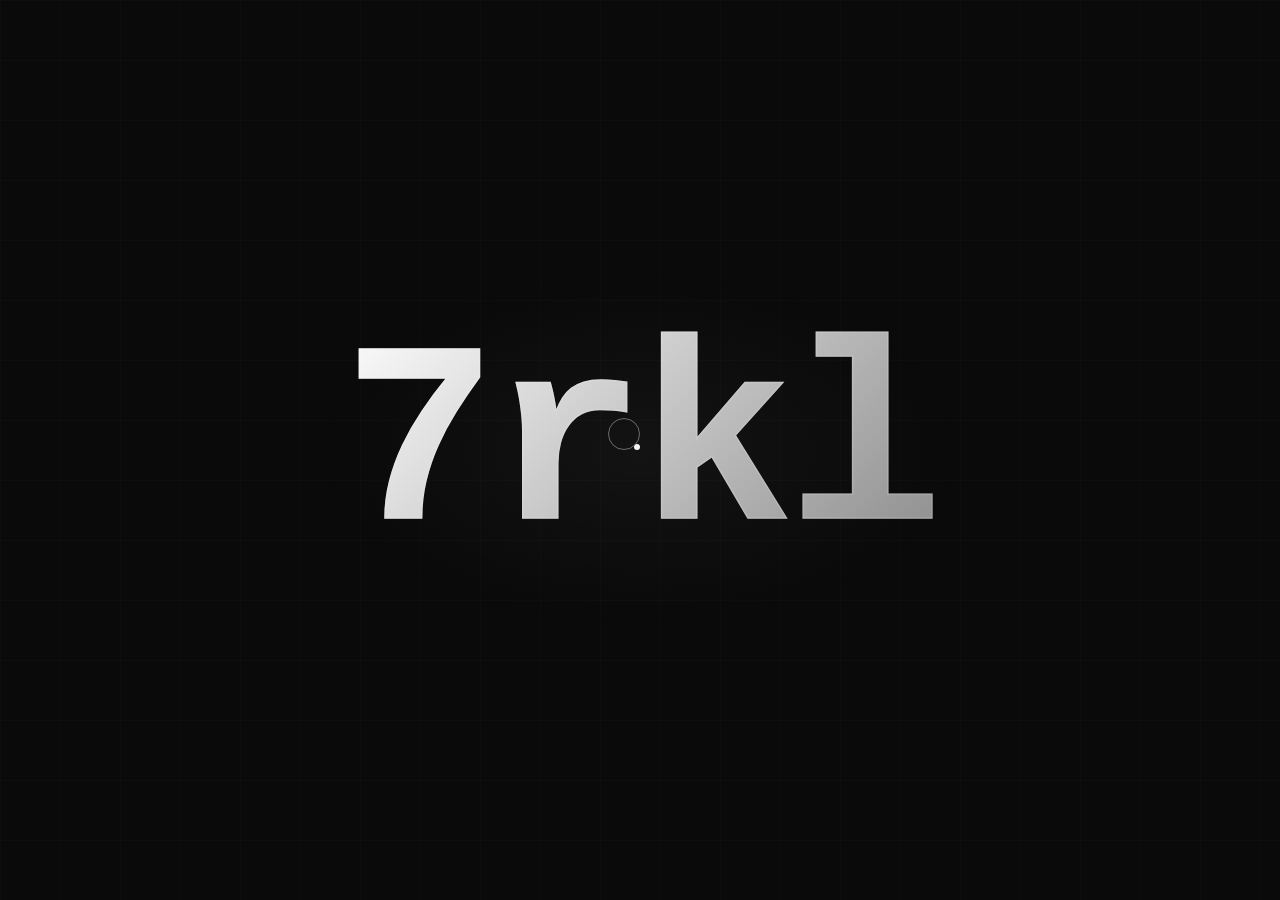
<file: index.html>
<!DOCTYPE html>
<html lang="en">
<head>
    <meta charset="utf-8">
    <title>7rkl</title>
    <meta name="viewport" content="width=device-width, initial-scale=1.0">
    <style>
        * {
            margin: 0;
            padding: 0;
            box-sizing: border-box;
        }

        body {
            background: #0a0a0a;
            display: flex;
            align-items: center;
            justify-content: center;
            min-height: 100vh;
            overflow: hidden;
            font-family: 'Courier New', monospace;
        }

        .container {
            position: relative;
            text-align: center;
        }

        .name {
            font-size: clamp(5rem, 20vw, 16rem);
            font-weight: 900;
            letter-spacing: -0.02em;
            color: transparent;
            -webkit-text-stroke: 1.5px rgba(255, 255, 255, 0.15);
            position: relative;
            user-select: none;
        }

        .name::before {
            content: '7rkl';
            position: absolute;
            inset: 0;
            background: linear-gradient(135deg, #fff 0%, #888 50%, #fff 100%);
            background-size: 200% 200%;
            -webkit-background-clip: text;
            background-clip: text;
            -webkit-text-fill-color: transparent;
            animation: shimmer 4s ease-in-out infinite;
        }

        @keyframes shimmer {
            0%   { background-position: 0% 50%; }
            50%  { background-position: 100% 50%; }
            100% { background-position: 0% 50%; }
        }

        .glow {
            position: absolute;
            inset: -40px;
            background: radial-gradient(ellipse at center, rgba(255,255,255,0.04) 0%, transparent 70%);
            pointer-events: none;
            animation: pulse 6s ease-in-out infinite;
        }

        @keyframes pulse {
            0%, 100% { opacity: 0.5; transform: scale(1); }
            50%       { opacity: 1;   transform: scale(1.05); }
        }

        .grid {
            position: fixed;
            inset: 0;
            background-image:
                linear-gradient(rgba(255,255,255,0.02) 1px, transparent 1px),
                linear-gradient(90deg, rgba(255,255,255,0.02) 1px, transparent 1px);
            background-size: 60px 60px;
            pointer-events: none;
        }

        .cursor-dot {
            position: fixed;
            width: 6px;
            height: 6px;
            background: #fff;
            border-radius: 50%;
            pointer-events: none;
            transform: translate(-50%, -50%);
            transition: transform 0.1s;
            mix-blend-mode: difference;
        }

        .cursor-ring {
            position: fixed;
            width: 32px;
            height: 32px;
            border: 1px solid rgba(255,255,255,0.4);
            border-radius: 50%;
            pointer-events: none;
            transform: translate(-50%, -50%);
            transition: left 0.12s ease, top 0.12s ease;
            mix-blend-mode: difference;
        }
    </style>
</head>
<body>
    <div class="grid"></div>
    <div class="cursor-dot" id="dot"></div>
    <div class="cursor-ring" id="ring"></div>

    <div class="container">
        <div class="glow"></div>
        <h1 class="name">7rkl</h1>
    </div>

    <script>
        const dot = document.getElementById('dot');
        const ring = document.getElementById('ring');

        document.addEventListener('mousemove', e => {
            dot.style.left = e.clientX + 'px';
            dot.style.top = e.clientY + 'px';
            ring.style.left = e.clientX + 'px';
            ring.style.top = e.clientY + 'px';
        });
    </script>
</body>
</html>
</file>
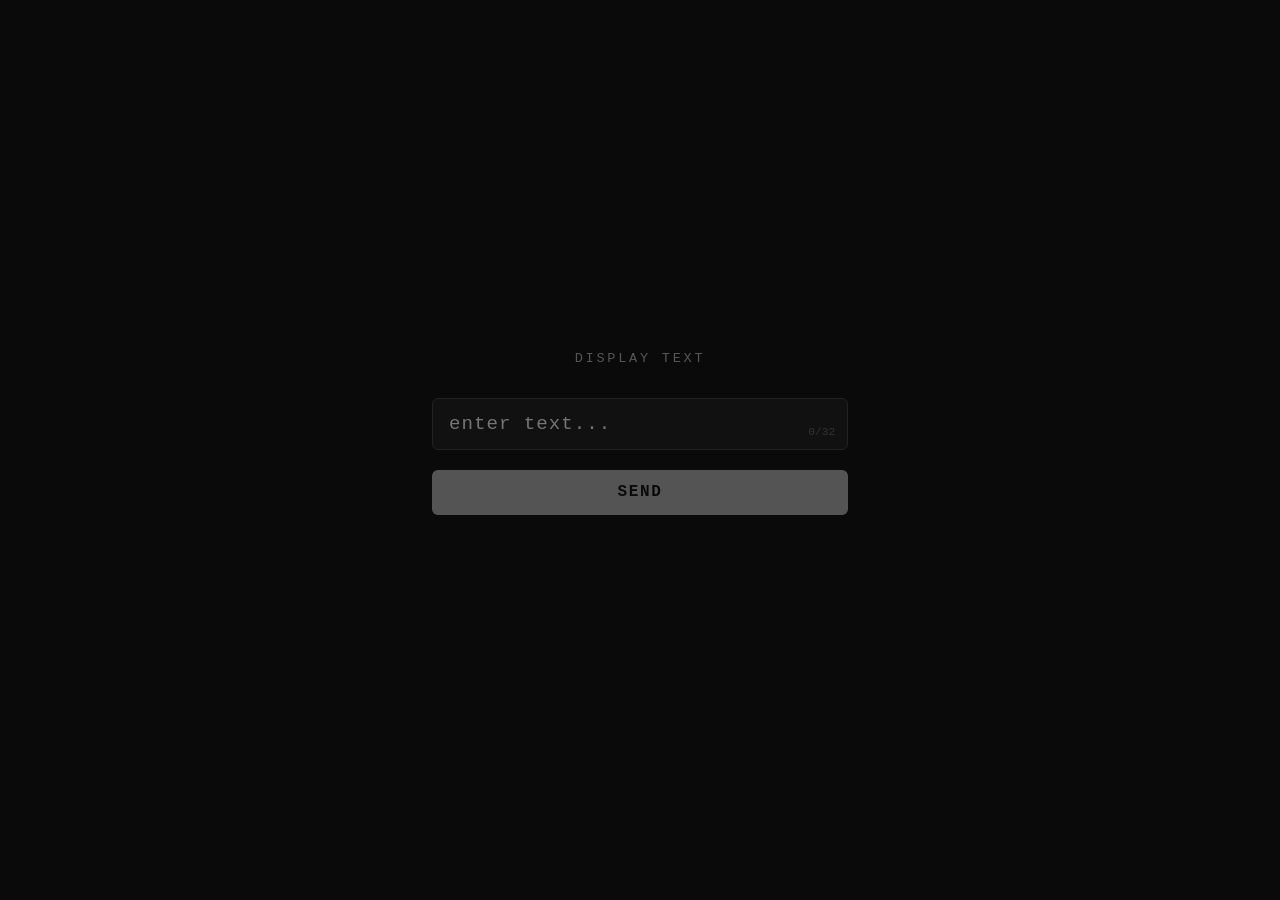
<file: 7rkl-display/index.html>
<!DOCTYPE html>
<html lang="en">
<head>
    <meta charset="utf-8">
    <title>7rkl / display</title>
    <meta name="viewport" content="width=device-width, initial-scale=1.0">
    <style>
        * {
            margin: 0;
            padding: 0;
            box-sizing: border-box;
        }

        body {
            background: #0a0a0a;
            display: flex;
            align-items: center;
            justify-content: center;
            min-height: 100vh;
            font-family: 'Courier New', monospace;
            color: #fff;
        }

        .container {
            text-align: center;
            width: 100%;
            max-width: 480px;
            padding: 2rem;
        }

        .label {
            font-size: 0.85rem;
            color: #555;
            letter-spacing: 0.2em;
            text-transform: uppercase;
            margin-bottom: 2rem;
        }

        .input-wrap {
            position: relative;
        }

        input[type="text"] {
            width: 100%;
            background: #111;
            border: 1px solid #222;
            border-radius: 6px;
            color: #fff;
            font-family: 'Courier New', monospace;
            font-size: 1.2rem;
            padding: 0.9rem 1rem;
            outline: none;
            transition: border-color 0.2s;
            letter-spacing: 0.05em;
        }

        input[type="text"]:focus {
            border-color: #444;
        }

        .counter {
            position: absolute;
            right: 0.8rem;
            bottom: 0.75rem;
            font-size: 0.7rem;
            color: #333;
            pointer-events: none;
            transition: color 0.2s;
        }

        .counter.near  { color: #888; }
        .counter.full  { color: #ff3333; }

        button {
            margin-top: 1.2rem;
            width: 100%;
            padding: 0.85rem;
            background: #fff;
            color: #0a0a0a;
            border: none;
            border-radius: 6px;
            font-family: 'Courier New', monospace;
            font-size: 1rem;
            font-weight: bold;
            letter-spacing: 0.1em;
            cursor: pointer;
            transition: background 0.2s, opacity 0.2s;
        }

        button:disabled {
            opacity: 0.3;
            cursor: not-allowed;
        }

        button:not(:disabled):hover {
            background: #ccc;
        }

        .status {
            margin-top: 1.2rem;
            font-size: 0.8rem;
            letter-spacing: 0.1em;
            min-height: 1.2em;
            transition: color 0.3s;
        }

        .status.ok  { color: #00ff88; }
        .status.err { color: #ff3333; }
        .status.pending { color: #555; }
    </style>
</head>
<body>
    <div class="container">
        <div class="label">display text</div>
        <div class="input-wrap">
            <input
                type="text"
                id="textInput"
                maxlength="32"
                placeholder="enter text..."
                autocomplete="off"
                spellcheck="false"
            >
            <span class="counter" id="counter">0/32</span>
        </div>
        <button id="sendBtn" disabled>SEND</button>
        <div class="status" id="status"></div>
    </div>

    <script>
        const input   = document.getElementById("textInput");
        const counter = document.getElementById("counter");
        const sendBtn = document.getElementById("sendBtn");
        const status  = document.getElementById("status");

        const ENDPOINT = "https://home-cce99-default-rtdb.firebaseio.com/7rkl/display/text.json?auth=BaMmC6ZUFOpew6gCCWnu9pZ70UBSwXg7BPrJzLnn";

        input.addEventListener("input", () => {
            const pos = input.selectionStart;
            const cleaned = input.value.replace(/[^\x20-\x7E]/g, "");
            if (cleaned !== input.value) {
                input.value = cleaned;
                input.setSelectionRange(pos - 1, pos - 1);
            }
            const len = input.value.length;
            counter.textContent = len + "/32";
            counter.className = "counter" + (len === 32 ? " full" : len >= 24 ? " near" : "");
            sendBtn.disabled = len === 0;
            status.textContent = "";
            status.className = "status";
        });

        sendBtn.addEventListener("click", async () => {
            const text = input.value.trim();
            if (!text) return;

            sendBtn.disabled = true;
            status.textContent = "sending...";
            status.className = "status pending";

            try {
                const res = await fetch(ENDPOINT, {
                    method: "PUT",
                    headers: { "Content-Type": "application/json" },
                    body: JSON.stringify(text),
                });

                if (!res.ok) throw new Error("HTTP " + res.status);

                status.textContent = "sent.";
                status.className = "status ok";
            } catch (e) {
                status.textContent = "failed: " + e.message;
                status.className = "status err";
            } finally {
                sendBtn.disabled = input.value.length === 0;
            }
        });
    </script>
</body>
</html>
</file>
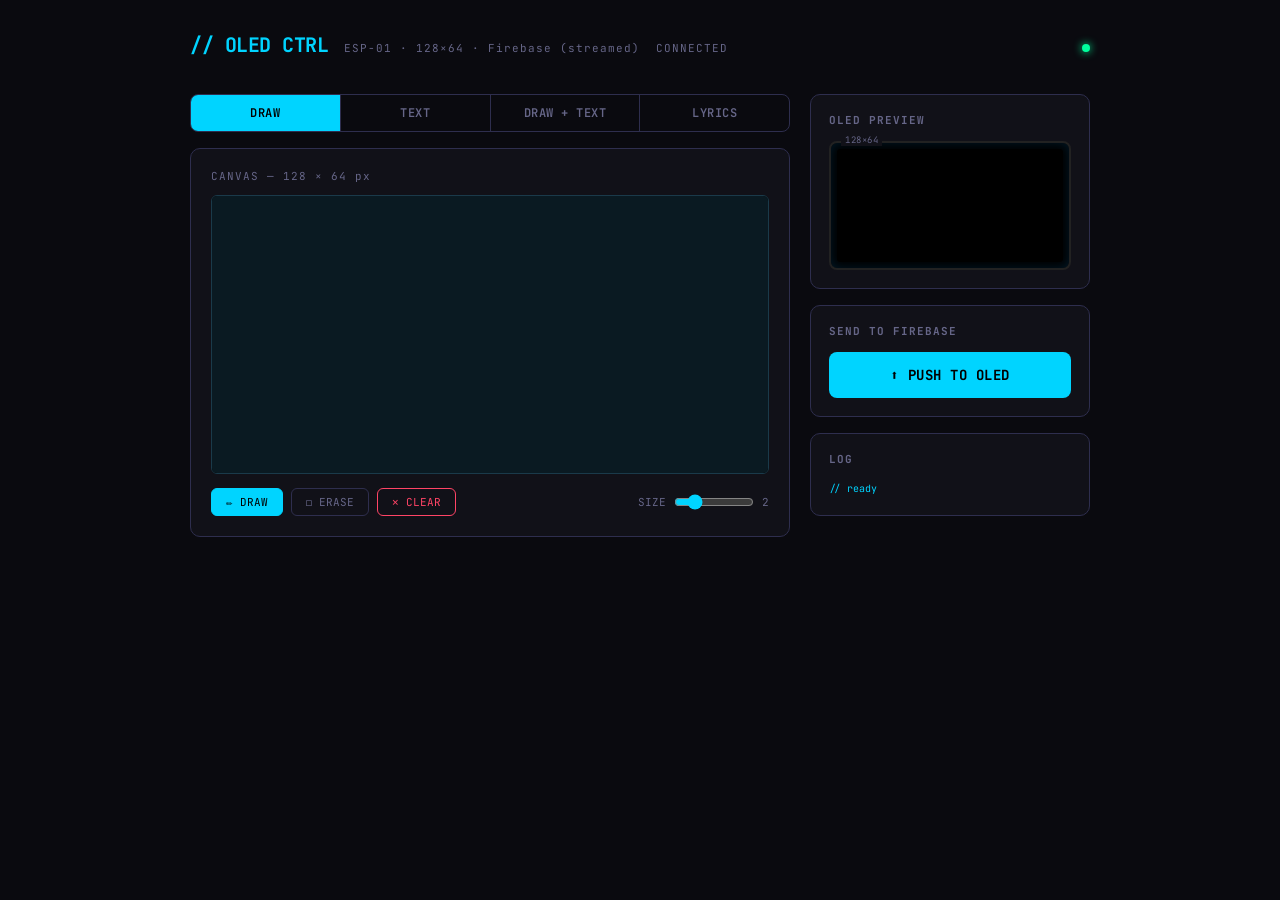
<file: 7rkl-oled/index.html>
<!DOCTYPE html>
<html lang="en">
<head>
<meta charset="UTF-8">
<meta name="viewport" content="width=device-width, initial-scale=1.0">
<title>OLED Controller</title>
<style>
  @import url('https://fonts.googleapis.com/css2?family=JetBrains+Mono:wght@400;600;700&family=Inter:wght@400;500;600&display=swap');

  *, *::before, *::after { box-sizing: border-box; margin: 0; padding: 0; }

  :root {
    --bg:        #0a0a0f;
    --surface:   #111118;
    --border:    #1e1e2e;
    --border-hi: #2e2e4e;
    --oled-bg:   #000000;
    --oled-px:   #a0e8ff;
    --oled-dim:  #0a1a22;
    --accent:    #00d4ff;
    --accent2:   #7c3aed;
    --danger:    #ff4466;
    --muted:     #444466;
    --text:      #c8c8e8;
    --text-dim:  #666688;
    --green:     #00ff9d;
  }

  body {
    background: var(--bg);
    color: var(--text);
    font-family: 'Inter', sans-serif;
    min-height: 100vh;
    display: flex;
    flex-direction: column;
    align-items: center;
    padding: 32px 16px 64px;
  }

  header {
    width: 100%;
    max-width: 900px;
    display: flex;
    align-items: baseline;
    gap: 16px;
    margin-bottom: 36px;
  }
  header h1 {
    font-family: 'JetBrains Mono', monospace;
    font-size: 20px;
    font-weight: 700;
    color: var(--accent);
    letter-spacing: -0.5px;
  }
  header span {
    font-family: 'JetBrains Mono', monospace;
    font-size: 11px;
    color: var(--text-dim);
    letter-spacing: 1px;
  }
  .status-dot {
    width: 8px; height: 8px;
    border-radius: 50%;
    background: var(--muted);
    display: inline-block;
    margin-left: auto;
    transition: background 0.3s, box-shadow 0.3s;
  }
  .status-dot.live {
    background: var(--green);
    box-shadow: 0 0 8px var(--green);
  }
  .status-dot.error { background: var(--danger); }

  .main {
    width: 100%;
    max-width: 900px;
    display: grid;
    grid-template-columns: 1fr 280px;
    gap: 20px;
    align-items: start;
  }

  .mode-tabs {
    display: flex;
    gap: 0;
    margin-bottom: 16px;
    border: 1px solid var(--border-hi);
    border-radius: 8px;
    overflow: hidden;
  }
  .mode-tab {
    flex: 1;
    padding: 10px 0;
    background: transparent;
    border: none;
    color: var(--text-dim);
    font-family: 'JetBrains Mono', monospace;
    font-size: 12px;
    font-weight: 600;
    cursor: pointer;
    transition: background 0.2s, color 0.2s;
    letter-spacing: 0.5px;
  }
  .mode-tab:not(:last-child) { border-right: 1px solid var(--border-hi); }
  .mode-tab.active {
    background: var(--accent);
    color: #000;
  }

  .canvas-wrap {
    background: var(--surface);
    border: 1px solid var(--border-hi);
    border-radius: 10px;
    padding: 20px;
  }

  .canvas-label {
    font-family: 'JetBrains Mono', monospace;
    font-size: 11px;
    color: var(--text-dim);
    letter-spacing: 1px;
    margin-bottom: 12px;
  }

  #pixel-canvas {
    display: block;
    width: 100%;
    aspect-ratio: 2 / 1;
    background: var(--oled-bg);
    border: 1px solid #1a3a4a;
    border-radius: 6px;
    cursor: crosshair;
    image-rendering: pixelated;
    touch-action: none;
  }

  #text-preview-wrap {
    margin-top: 12px;
    background: var(--oled-bg);
    border: 1px solid #1a3a4a;
    border-radius: 6px;
    padding: 10px 12px;
    display: none;
  }
  #text-preview-wrap.visible { display: block; }
  .preview-label {
    font-family: 'JetBrains Mono', monospace;
    font-size: 10px;
    color: var(--text-dim);
    margin-bottom: 6px;
    letter-spacing: 0.5px;
  }
  .marquee-mask {
    overflow: hidden;
    white-space: nowrap;
    min-height: 20px;
  }
  #text-preview {
    display: inline-block;
    font-family: 'JetBrains Mono', monospace;
    font-size: 14px;
    color: var(--oled-px);
    text-shadow: 0 0 6px var(--oled-px);
    will-change: transform;
  }
  #text-preview.scrolling {
    animation: marquee-anim linear infinite;
  }
  @keyframes marquee-anim {
    from { transform: translateX(100%); }
    to   { transform: translateX(-100%); }
  }

  .canvas-toolbar {
    display: flex;
    gap: 8px;
    margin-top: 14px;
    flex-wrap: wrap;
  }
  .tool-btn {
    padding: 6px 14px;
    background: transparent;
    border: 1px solid var(--border-hi);
    border-radius: 6px;
    color: var(--text-dim);
    font-family: 'JetBrains Mono', monospace;
    font-size: 11px;
    cursor: pointer;
    transition: all 0.15s;
  }
  .tool-btn:hover { border-color: var(--accent); color: var(--accent); }
  .tool-btn.active { background: var(--accent); color: #000; border-color: var(--accent); }
  .tool-btn.danger { border-color: var(--danger); color: var(--danger); }
  .tool-btn.danger:hover { background: var(--danger); color: #fff; }

  .brush-wrap {
    display: flex;
    align-items: center;
    gap: 8px;
    margin-left: auto;
  }
  .brush-wrap label {
    font-family: 'JetBrains Mono', monospace;
    font-size: 11px;
    color: var(--text-dim);
  }
  .brush-wrap input[type=range] {
    width: 80px;
    accent-color: var(--accent);
  }

  .right-panel {
    display: flex;
    flex-direction: column;
    gap: 16px;
  }

  .panel-card {
    background: var(--surface);
    border: 1px solid var(--border-hi);
    border-radius: 10px;
    padding: 18px;
  }
  .panel-card h3 {
    font-family: 'JetBrains Mono', monospace;
    font-size: 11px;
    color: var(--text-dim);
    letter-spacing: 1px;
    margin-bottom: 14px;
  }

  #text-input {
    width: 100%;
    background: #0a0a14;
    border: 1px solid var(--border-hi);
    border-radius: 6px;
    padding: 10px 12px;
    font-family: 'JetBrains Mono', monospace;
    font-size: 13px;
    color: var(--oled-px);
    resize: vertical;
    min-height: 70px;
    outline: none;
    transition: border-color 0.2s;
  }
  #text-input:focus { border-color: var(--accent); }
  #text-input::placeholder { color: var(--muted); }
  #text-input:disabled { opacity: 0.35; cursor: not-allowed; }

  .char-count {
    font-family: 'JetBrains Mono', monospace;
    font-size: 10px;
    color: var(--text-dim);
    margin-top: 6px;
    text-align: right;
  }
  .hint {
    font-family: 'JetBrains Mono', monospace;
    font-size: 10px;
    color: var(--text-dim);
    margin-top: 8px;
    line-height: 1.5;
  }

  /* ── Lyrics editor ── */
  .lyric-row {
    display: flex;
    align-items: center;
    gap: 6px;
    margin-bottom: 8px;
  }
  .lyric-text {
    flex: 1;
    min-width: 0;
    background: #0a0a14;
    border: 1px solid var(--border-hi);
    border-radius: 6px;
    padding: 6px 8px;
    color: var(--oled-px);
    font-family: 'JetBrains Mono', monospace;
    font-size: 12px;
  }
  .lyric-dur {
    width: 52px;
    background: #0a0a14;
    border: 1px solid var(--border-hi);
    border-radius: 6px;
    padding: 6px 4px;
    color: var(--text);
    font-family: 'JetBrains Mono', monospace;
    font-size: 12px;
    text-align: center;
  }
  .lyric-unit { font-size: 10px; color: var(--text-dim); }
  .lyric-row button {
    background: transparent;
    border: 1px solid var(--border-hi);
    border-radius: 4px;
    color: var(--text-dim);
    cursor: pointer;
    padding: 5px 7px;
    font-size: 11px;
    line-height: 1;
    flex-shrink: 0;
  }
  .lyric-row button:hover { border-color: var(--accent); color: var(--accent); }
  #lyric-add { width: 100%; margin-top: 2px; }

  .oled-preview-wrap {
    background: #000;
    border: 2px solid #222;
    border-radius: 8px;
    padding: 6px;
    box-shadow: inset 0 0 12px #001a2a;
    position: relative;
  }
  .oled-preview-label {
    position: absolute;
    top: -9px; left: 10px;
    font-family: 'JetBrains Mono', monospace;
    font-size: 9px;
    color: var(--text-dim);
    background: var(--surface);
    padding: 0 4px;
    letter-spacing: 0.5px;
    z-index: 2;
  }
  .oled-inner {
    position: relative;
    width: 100%;
    aspect-ratio: 2 / 1;
    border-radius: 4px;
    overflow: hidden;
  }
  #mini-preview {
    position: absolute;
    inset: 0;
    display: block;
    width: 100%;
    height: 100%;
    background: #000;
    image-rendering: pixelated;
  }
  #song-preview {
    position: absolute;
    inset: 0;
    display: none;
    overflow: hidden;
    background: #000;
    font-family: 'JetBrains Mono', monospace;
    color: var(--oled-px);
    text-shadow: 0 0 6px var(--oled-px);
  }
  .lyric-line {
    position: absolute;
    left: 4px; right: 4px;
    text-align: center;
    font-size: 13px;
    font-weight: 700;
    white-space: nowrap;
    overflow: hidden;
    text-overflow: ellipsis;
    transition: top 0.38s linear, opacity 0.38s linear;
  }

  #push-btn {
    width: 100%;
    padding: 14px;
    background: var(--accent);
    color: #000;
    border: none;
    border-radius: 8px;
    font-family: 'JetBrains Mono', monospace;
    font-size: 14px;
    font-weight: 700;
    cursor: pointer;
    letter-spacing: 0.5px;
    transition: opacity 0.2s, transform 0.1s;
    position: relative;
    overflow: hidden;
  }
  #push-btn:hover { opacity: 0.9; }
  #push-btn:active { transform: scale(0.98); }
  #push-btn:disabled { opacity: 0.4; cursor: not-allowed; }
  #push-btn.pushing { background: var(--green); }
  #push-btn.error-state { background: var(--danger); color: #fff; }

  #log {
    font-family: 'JetBrains Mono', monospace;
    font-size: 10px;
    color: var(--text-dim);
    max-height: 80px;
    overflow-y: auto;
    line-height: 1.7;
  }
  #log .ok { color: var(--green); }
  #log .err { color: var(--danger); }
  #log .info { color: var(--accent); }

  @media (max-width: 680px) {
    .main { grid-template-columns: 1fr; }
  }
</style>
</head>
<body>

<header>
  <h1>// OLED CTRL</h1>
  <span>ESP-01 · 128×64 · Firebase (streamed)</span>
  <span id="status-label" style="font-family:'JetBrains Mono',monospace;font-size:11px;color:var(--text-dim)">CONNECTING...</span>
  <div class="status-dot" id="status-dot"></div>
</header>

<div class="main">

  <!-- Left: canvas -->
  <div>
    <div class="mode-tabs">
      <button class="mode-tab active" data-mode="draw">DRAW</button>
      <button class="mode-tab" data-mode="text">TEXT</button>
      <button class="mode-tab" data-mode="both">DRAW + TEXT</button>
      <button class="mode-tab" data-mode="song">LYRICS</button>
    </div>

    <div class="canvas-wrap" id="canvas-wrap">
      <div class="canvas-label">CANVAS — 128 × 64 px</div>

      <canvas id="pixel-canvas" width="128" height="64"></canvas>

      <div id="text-preview-wrap">
        <div class="preview-label">TEXT PREVIEW (scrolls if too long, just like the OLED will)</div>
        <div class="marquee-mask">
          <div id="text-preview">_</div>
        </div>
      </div>

      <div class="canvas-toolbar" id="canvas-toolbar">
        <button class="tool-btn active" id="tool-pen">✏ DRAW</button>
        <button class="tool-btn" id="tool-erase">◻ ERASE</button>
        <button class="tool-btn danger" id="tool-clear">✕ CLEAR</button>
        <div class="brush-wrap">
          <label>SIZE</label>
          <input type="range" id="brush-size" min="1" max="6" value="2">
          <label id="brush-val">2</label>
        </div>
      </div>
    </div>
  </div>

  <!-- Right panel -->
  <div class="right-panel">

    <div class="panel-card" id="oled-preview-card">
      <h3>OLED PREVIEW</h3>
      <div class="oled-preview-wrap">
        <span class="oled-preview-label">128×64</span>
        <div class="oled-inner">
          <canvas id="mini-preview" width="128" height="64"></canvas>
          <div id="song-preview"></div>
        </div>
      </div>
    </div>

    <div class="panel-card" id="text-card" style="display:none">
      <h3>TEXT</h3>
      <textarea id="text-input" placeholder="Type something..." maxlength="120"></textarea>
      <div class="char-count"><span id="char-count">0</span> / 120</div>
      <div class="hint">Fits on screen → shown centered.<br>Too long → scrolls horizontally on the OLED.</div>
    </div>

    <div class="panel-card" id="lyrics-card" style="display:none">
      <h3>LYRICS</h3>
      <div id="lyrics-list"></div>
      <button class="tool-btn" id="lyric-add">+ ADD LINE</button>
      <div class="hint">Each line holds for its duration, then scrolls up as the next line scrolls in — like a karaoke display.</div>
    </div>

    <div class="panel-card">
      <h3>SEND TO FIREBASE</h3>
      <button id="push-btn">⬆ PUSH TO OLED</button>
    </div>

    <div class="panel-card">
      <h3>LOG</h3>
      <div id="log"><span class="info">// ready</span></div>
    </div>

  </div>
</div>

<script>
// ── Firebase config (hardcoded) ──────────────────────────────────────────────
const FB_URL    = 'https://home-cce99-default-rtdb.firebaseio.com'; // ← edit
const FB_PATH   = '7rkl/oled.json';                                 // ← edit
const FB_SECRET = 'BaMmC6ZUFOpew6gCCWnu9pZ70UBSwXg7BPrJzLnn';        // ← edit (optional)

// ── State ────────────────────────────────────────────────────────────────────
const W = 128, H = 64;
let pixels = new Uint8Array(W * H);
let mode = 'draw';
let tool = 'pen';
let brushSize = 2;
let isDrawing = false;

let lyricRows = [ { text: '', duration: 3 } ];
let songPreviewTimer = null;
let marqueeRefreshTimer = null;

// ── Canvas setup ─────────────────────────────────────────────────────────────
const canvas = document.getElementById('pixel-canvas');
const ctx = canvas.getContext('2d');
const miniCanvas = document.getElementById('mini-preview');
const mCtx = miniCanvas.getContext('2d');

function renderCanvas() {
  const img = ctx.createImageData(W, H);
  for (let i = 0; i < W * H; i++) {
    const on = pixels[i];
    img.data[i*4]   = on ? 160 : 10;
    img.data[i*4+1] = on ? 232 : 26;
    img.data[i*4+2] = on ? 255 : 34;
    img.data[i*4+3] = 255;
  }
  ctx.putImageData(img, 0, 0);

  const mImg = mCtx.createImageData(W, H);
  for (let i = 0; i < W * H; i++) {
    const on = pixels[i];
    mImg.data[i*4]   = on ? 160 : 0;
    mImg.data[i*4+1] = on ? 232 : 0;
    mImg.data[i*4+2] = on ? 255 : 0;
    mImg.data[i*4+3] = 255;
  }
  mCtx.putImageData(mImg, 0, 0);
}

function getPixelPos(e) {
  const rect = canvas.getBoundingClientRect();
  const scaleX = W / rect.width;
  const scaleY = H / rect.height;
  const clientX = e.touches ? e.touches[0].clientX : e.clientX;
  const clientY = e.touches ? e.touches[0].clientY : e.clientY;
  return {
    x: Math.floor((clientX - rect.left) * scaleX),
    y: Math.floor((clientY - rect.top) * scaleY)
  };
}

function paint(x, y) {
  const val = tool === 'pen' ? 1 : 0;
  const r = brushSize - 1;
  for (let dy = -r; dy <= r; dy++) {
    for (let dx = -r; dx <= r; dx++) {
      const nx = x + dx, ny = y + dy;
      if (nx >= 0 && nx < W && ny >= 0 && ny < H) {
        if (mode === 'both' && ny >= H - 16) continue;
        pixels[ny * W + nx] = val;
      }
    }
  }
  renderCanvas();
}

canvas.addEventListener('mousedown', e => { isDrawing = true; const p = getPixelPos(e); paint(p.x, p.y); });
canvas.addEventListener('mousemove', e => { if (isDrawing) { const p = getPixelPos(e); paint(p.x, p.y); } });
canvas.addEventListener('mouseup', () => isDrawing = false);
canvas.addEventListener('mouseleave', () => isDrawing = false);
canvas.addEventListener('touchstart', e => { e.preventDefault(); isDrawing = true; const p = getPixelPos(e); paint(p.x, p.y); }, {passive:false});
canvas.addEventListener('touchmove', e => { e.preventDefault(); if (isDrawing) { const p = getPixelPos(e); paint(p.x, p.y); } }, {passive:false});
canvas.addEventListener('touchend', () => isDrawing = false);

// ── Tools ────────────────────────────────────────────────────────────────────
document.getElementById('tool-pen').addEventListener('click', () => {
  tool = 'pen';
  document.getElementById('tool-pen').classList.add('active');
  document.getElementById('tool-erase').classList.remove('active');
});
document.getElementById('tool-erase').addEventListener('click', () => {
  tool = 'erase';
  document.getElementById('tool-erase').classList.add('active');
  document.getElementById('tool-pen').classList.remove('active');
});
document.getElementById('tool-clear').addEventListener('click', () => {
  pixels.fill(0);
  renderCanvas();
  log('Canvas cleared', 'info');
});
const brushInput = document.getElementById('brush-size');
brushInput.addEventListener('input', () => {
  brushSize = parseInt(brushInput.value);
  document.getElementById('brush-val').textContent = brushSize;
});

// ── Mode tabs ────────────────────────────────────────────────────────────────
document.querySelectorAll('.mode-tab').forEach(tab => {
  tab.addEventListener('click', () => {
    document.querySelectorAll('.mode-tab').forEach(t => t.classList.remove('active'));
    tab.classList.add('active');
    mode = tab.dataset.mode;
    applyMode();
  });
});

function applyMode() {
  const textCard = document.getElementById('text-card');
  const lyricsCard = document.getElementById('lyrics-card');
  const textPreviewWrap = document.getElementById('text-preview-wrap');
  const miniPreview = document.getElementById('mini-preview');
  const songPreview = document.getElementById('song-preview');
  const canvasWrap = document.getElementById('canvas-wrap');
  const canvasToolbar = document.getElementById('canvas-toolbar');
  const oledPreviewCard = document.getElementById('oled-preview-card');

  // canvas-wrap: hidden entirely in song mode; visible otherwise
  canvasWrap.style.display = (mode === 'song') ? 'none' : 'block';

  // canvas element: hidden in text mode (no drawing needed)
  canvas.style.display = (mode === 'text') ? 'none' : 'block';

  // toolbar: hidden in text and song modes
  canvasToolbar.style.display = (mode === 'text' || mode === 'song') ? 'none' : 'flex';

  // OLED preview card: hidden in text mode
  oledPreviewCard.style.display = (mode === 'text') ? 'none' : 'block';

  textCard.style.display = (mode === 'text' || mode === 'both') ? 'block' : 'none';
  lyricsCard.style.display = (mode === 'song') ? 'block' : 'none';
  textPreviewWrap.classList.toggle('visible', mode === 'text' || mode === 'both');
  miniPreview.style.display = (mode === 'song') ? 'none' : 'block';
  songPreview.style.display = (mode === 'song') ? 'block' : 'none';

  if (mode === 'text') {
    pixels.fill(0);
    renderCanvas();
  }

  stopSongPreview();
  if (mode === 'song') startSongPreview();

  updateTextPreview();
}

// ── Text input ───────────────────────────────────────────────────────────────
const textInput = document.getElementById('text-input');
textInput.addEventListener('input', () => {
  document.getElementById('char-count').textContent = textInput.value.length;
  updateTextPreview();
});

function updateTextPreview() {
  const preview = document.getElementById('text-preview');
  const mask = preview.parentElement;
  const val = textInput.value || '_';
  preview.textContent = val;
  preview.classList.remove('scrolling');
  preview.style.animation = 'none';
  preview.style.transform = 'none';

  // measure after layout settles
  requestAnimationFrame(() => {
    const overflow = preview.scrollWidth > mask.clientWidth;
    if (overflow && textInput.value.length > 0) {
      const duration = Math.max(3, val.length * 0.15);
      preview.style.animation = `marquee-anim ${duration}s linear infinite`;
      preview.classList.add('scrolling');
    }
  });
}

// ── Lyrics editor ────────────────────────────────────────────────────────────
function escapeHtml(s) {
  return s.replace(/&/g,'&amp;').replace(/"/g,'&quot;').replace(/</g,'&lt;').replace(/>/g,'&gt;');
}

function renderLyricRows() {
  const container = document.getElementById('lyrics-list');
  container.innerHTML = '';
  lyricRows.forEach((row, i) => {
    const el = document.createElement('div');
    el.className = 'lyric-row';
    el.innerHTML = `
      <input type="text" class="lyric-text" maxlength="240" placeholder="Lyric line ${i+1}" value="${escapeHtml(row.text)}">
      <input type="number" class="lyric-dur" min="0.3" step="0.1" value="${row.duration}">
      <span class="lyric-unit">s</span>
      <button class="lyric-up" title="Move up">↑</button>
      <button class="lyric-down" title="Move down">↓</button>
      <button class="lyric-remove" title="Remove">✕</button>
    `;
    el.querySelector('.lyric-text').addEventListener('input', e => { row.text = e.target.value; refreshSongPreviewDebounced(); });
    el.querySelector('.lyric-dur').addEventListener('input', e => { row.duration = parseFloat(e.target.value) || 1; refreshSongPreviewDebounced(); });
    el.querySelector('.lyric-up').addEventListener('click', () => {
      if (i > 0) { [lyricRows[i-1], lyricRows[i]] = [lyricRows[i], lyricRows[i-1]]; renderLyricRows(); refreshSongPreviewDebounced(); }
    });
    el.querySelector('.lyric-down').addEventListener('click', () => {
      if (i < lyricRows.length - 1) { [lyricRows[i+1], lyricRows[i]] = [lyricRows[i], lyricRows[i+1]]; renderLyricRows(); refreshSongPreviewDebounced(); }
    });
    el.querySelector('.lyric-remove').addEventListener('click', () => {
      lyricRows.splice(i, 1);
      if (lyricRows.length === 0) lyricRows.push({ text: '', duration: 3 });
      renderLyricRows();
      refreshSongPreviewDebounced();
    });
    container.appendChild(el);
  });
}

document.getElementById('lyric-add').addEventListener('click', () => {
  lyricRows.push({ text: '', duration: 3 });
  renderLyricRows();
});

function refreshSongPreviewDebounced() {
  clearTimeout(marqueeRefreshTimer);
  marqueeRefreshTimer = setTimeout(() => { if (mode === 'song') startSongPreview(); }, 300);
}

// Simulated karaoke preview — mirrors the ESP's hold → scroll-up transition
function startSongPreview() {
  stopSongPreview();
  const box = document.getElementById('song-preview');
  box.innerHTML = '';
  const rows = lyricRows.filter(r => true); // keep indices stable even if text empty
  if (rows.length === 0) return;

  const TRANSITION_MS = 380;

  function showLyric(i) {
    box.innerHTML = '';
    const cur = document.createElement('div');
    cur.className = 'lyric-line';
    cur.textContent = rows[i].text || '(empty line)';
    cur.style.top = '42%';
    cur.style.opacity = '1';
    box.appendChild(cur);

    const holdMs = Math.max(rows[i].duration * 1000, 600);
    songPreviewTimer = setTimeout(() => {
      cur.style.top = '-60%';
      cur.style.opacity = '0';

      const nextIdx = (i + 1) % rows.length;
      const nxt = document.createElement('div');
      nxt.className = 'lyric-line';
      nxt.textContent = rows[nextIdx].text || '(empty line)';
      nxt.style.top = '140%';
      nxt.style.opacity = '0';
      box.appendChild(nxt);

      requestAnimationFrame(() => {
        requestAnimationFrame(() => {
          nxt.style.top = '42%';
          nxt.style.opacity = '1';
        });
      });

      songPreviewTimer = setTimeout(() => showLyric(nextIdx), TRANSITION_MS);
    }, Math.max(holdMs - TRANSITION_MS, 200));
  }

  showLyric(0);
}

function stopSongPreview() {
  if (songPreviewTimer) clearTimeout(songPreviewTimer);
  songPreviewTimer = null;
}

// ── Encode pixels → base64 ───────────────────────────────────────────────────
function encodePixels() {
  const bytes = new Uint8Array(W * H / 8);
  for (let i = 0; i < W * H; i++) {
    if (pixels[i]) bytes[Math.floor(i / 8)] |= (1 << (7 - (i % 8)));
  }
  let bin = '';
  bytes.forEach(b => bin += String.fromCharCode(b));
  return btoa(bin);
}

// ── Push to Firebase ─────────────────────────────────────────────────────────
document.getElementById('push-btn').addEventListener('click', async () => {
  const btn = document.getElementById('push-btn');
  btn.disabled = true;
  btn.textContent = '⟳ PUSHING...';
  btn.classList.remove('error-state');

  const payload = buildPayload();
  const cleanPath = FB_PATH.replace(/\.json$/, '');
  const url = `${FB_URL}/${cleanPath}.json${FB_SECRET ? '?auth=' + FB_SECRET : ''}`;

  try {
    const res = await fetch(url, {
      method: 'PUT',
      headers: { 'Content-Type': 'application/json' },
      body: JSON.stringify(payload)
    });
    if (!res.ok) throw new Error(`HTTP ${res.status}`);
    btn.classList.add('pushing');
    btn.textContent = '✓ PUSHED';
    const detail = payload.mode === 'song'
      ? `lines:${payload.lyrics.length}`
      : `bytes:${payload.canvas ? payload.canvas.length : 0}`;
    log(`Pushed — mode:${payload.mode} ${detail}`, 'ok');
    setTimeout(() => {
      btn.textContent = 'PUSH TO OLED';
      btn.classList.remove('pushing');
      btn.disabled = false;
    }, 1500);
  } catch (err) {
    btn.classList.add('error-state');
    btn.textContent = '✕ FAILED';
    log(`Error: ${err.message}`, 'err');
    setStatus('error', 'ERROR');
    setTimeout(() => {
      btn.textContent = 'PUSH TO OLED';
      btn.classList.remove('error-state');
      btn.disabled = false;
    }, 2000);
  }
});

function buildPayload() {
  const ts = Date.now();
  if (mode === 'draw') {
    return { mode: 'draw', canvas: encodePixels(), text: '', lyrics: [], updated_at: ts };
  } else if (mode === 'text') {
    return { mode: 'text', canvas: '', text: textInput.value, lyrics: [], updated_at: ts };
  } else if (mode === 'both') {
    return { mode: 'both', canvas: encodePixels(), text: textInput.value, lyrics: [], updated_at: ts };
  } else { // song
    const lyrics = lyricRows
      .filter(r => r.text.trim().length > 0)
      .map(r => ({ text: r.text.replace(/\s+/g, ' ').trim(), duration: Math.round(Math.max(r.duration, 0.3) * 1000) }));
    return { mode: 'song', canvas: '', text: '', lyrics, updated_at: ts };
  }
}

// ── Log ───────────────────────────────────────────────────────────────────────
function log(msg, type = 'info') {
  const el = document.getElementById('log');
  const line = document.createElement('div');
  line.className = type;
  const t = new Date().toLocaleTimeString('en-GB', {hour:'2-digit',minute:'2-digit',second:'2-digit'});
  line.textContent = `[${t}] ${msg}`;
  el.appendChild(line);
  el.scrollTop = el.scrollHeight;
}

function setStatus(state, label) {
  document.getElementById('status-dot').className = 'status-dot ' + state;
  document.getElementById('status-label').textContent = label;
}

// ── Init ──────────────────────────────────────────────────────────────────────
setStatus('live', 'CONNECTED');
// log(`Firebase → ${FB_URL}/${FB_PATH.replace(/\.json$/, '')}.json`, 'ok');
renderCanvas();
renderLyricRows();
applyMode();
</script>
</body>
</html>
</file>
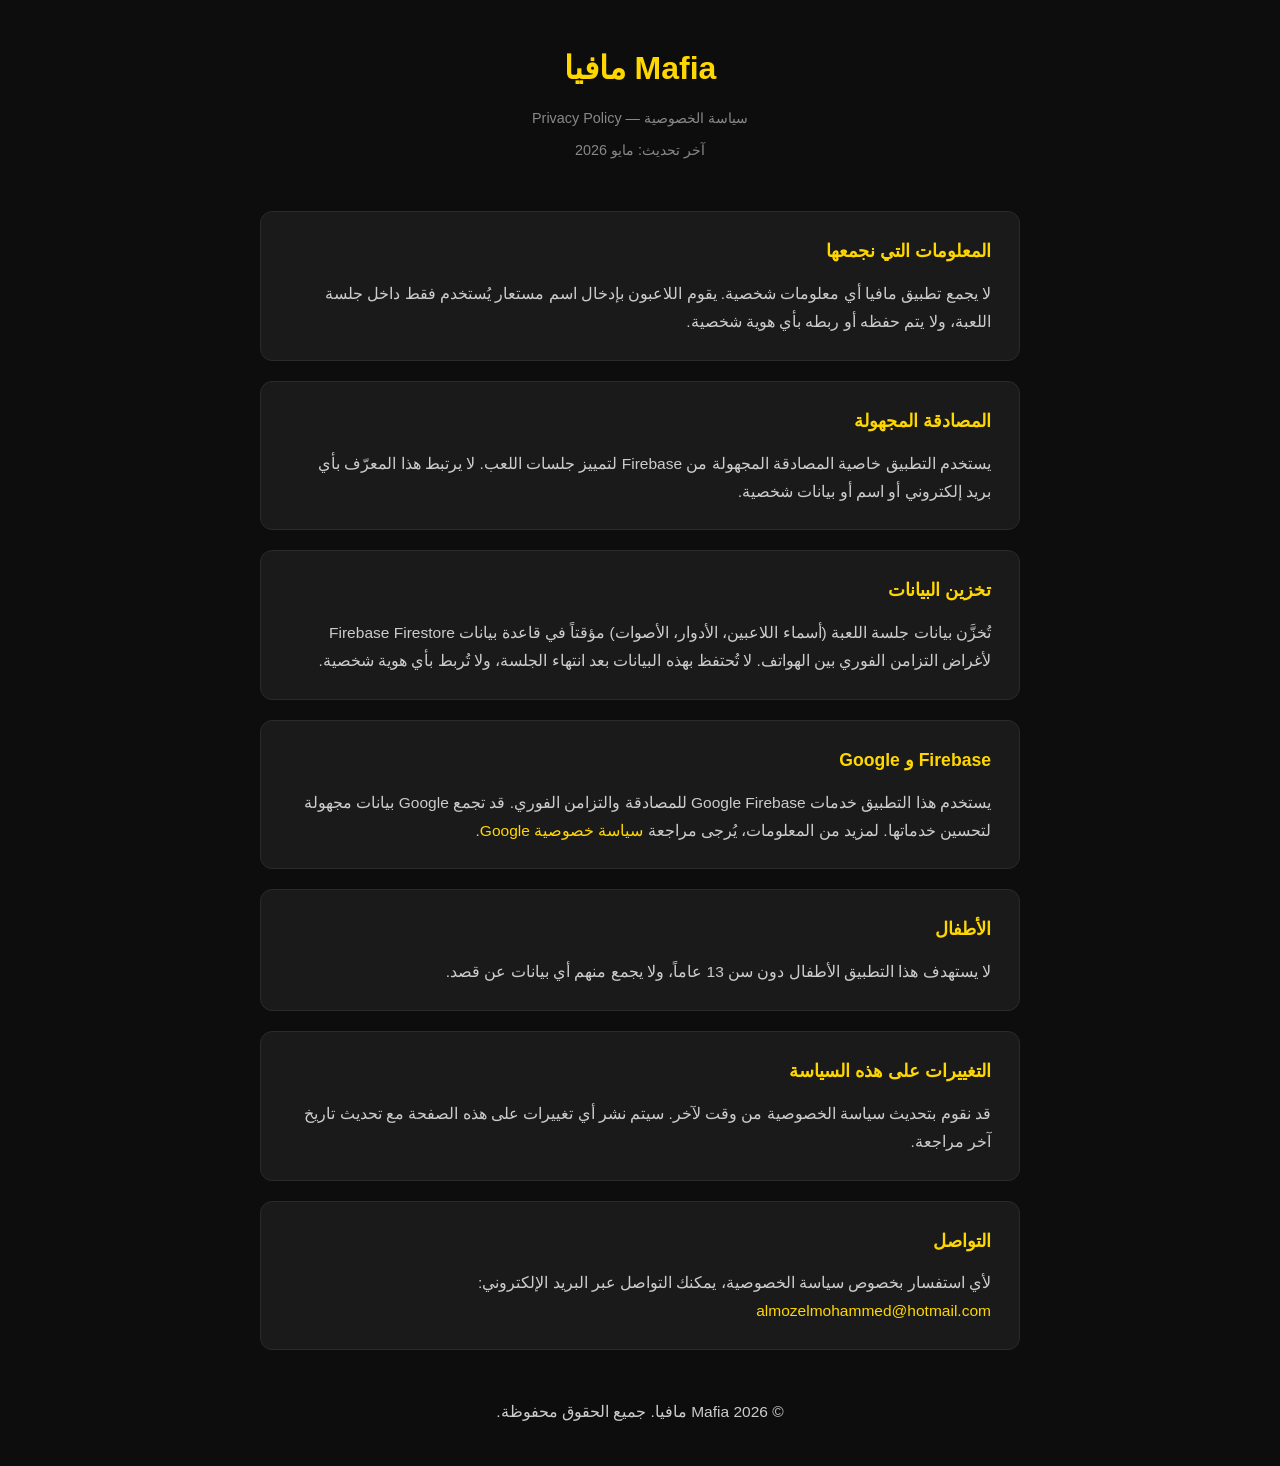
<file: mafia-privacy-policy/index.html>
<!DOCTYPE html>
<html lang="ar" dir="rtl">
<head>
  <meta charset="UTF-8" />
  <meta name="viewport" content="width=device-width, initial-scale=1.0" />
  <title>سياسة الخصوصية — Mafia مافيا</title>
  <style>
    * {
      box-sizing: border-box;
      margin: 0;
      padding: 0;
    }

    body {
      font-family: 'Segoe UI', Tahoma, Arial, sans-serif;
      background-color: #0d0d0d;
      color: #e0e0e0;
      line-height: 1.8;
      padding: 40px 20px;
    }

    .container {
      max-width: 760px;
      margin: 0 auto;
    }

    header {
      text-align: center;
      margin-bottom: 48px;
    }

    header h1 {
      font-size: 2rem;
      color: #ffd700;
      margin-bottom: 8px;
    }

    header p {
      color: #888;
      font-size: 0.9rem;
    }

    section {
      background-color: #1a1a1a;
      border-radius: 12px;
      padding: 24px 28px;
      margin-bottom: 20px;
      border: 1px solid #2a2a2a;
    }

    h2 {
      font-size: 1.1rem;
      color: #ffd700;
      margin-bottom: 12px;
    }

    p {
      color: #cccccc;
      font-size: 0.97rem;
    }

    a {
      color: #ffd700;
      text-decoration: none;
    }

    a:hover {
      text-decoration: underline;
    }

    footer {
      text-align: center;
      margin-top: 48px;
      color: #555;
      font-size: 0.85rem;
    }
  </style>
</head>
<body>
  <div class="container">

    <header>
      <h1>Mafia مافيا</h1>
      <p>سياسة الخصوصية &mdash; Privacy Policy</p>
      <p style="margin-top:6px;">آخر تحديث: مايو 2026</p>
    </header>

    <section>
      <h2>المعلومات التي نجمعها</h2>
      <p>
        لا يجمع تطبيق مافيا أي معلومات شخصية. يقوم اللاعبون بإدخال اسم مستعار
        يُستخدم فقط داخل جلسة اللعبة، ولا يتم حفظه أو ربطه بأي هوية شخصية.
      </p>
    </section>

    <section>
      <h2>المصادقة المجهولة</h2>
      <p>
        يستخدم التطبيق خاصية المصادقة المجهولة من Firebase لتمييز جلسات اللعب.
        لا يرتبط هذا المعرّف بأي بريد إلكتروني أو اسم أو بيانات شخصية.
      </p>
    </section>

    <section>
      <h2>تخزين البيانات</h2>
      <p>
        تُخزَّن بيانات جلسة اللعبة (أسماء اللاعبين، الأدوار، الأصوات) مؤقتاً
        في قاعدة بيانات Firebase Firestore لأغراض التزامن الفوري بين الهواتف.
        لا تُحتفظ بهذه البيانات بعد انتهاء الجلسة، ولا تُربط بأي هوية شخصية.
      </p>
    </section>

    <section>
      <h2>Firebase و Google</h2>
      <p>
        يستخدم هذا التطبيق خدمات Google Firebase للمصادقة والتزامن الفوري.
        قد تجمع Google بيانات مجهولة لتحسين خدماتها. لمزيد من المعلومات،
        يُرجى مراجعة
        <a href="https://policies.google.com/privacy" target="_blank">سياسة خصوصية Google</a>.
      </p>
    </section>

    <section>
      <h2>الأطفال</h2>
      <p>
        لا يستهدف هذا التطبيق الأطفال دون سن 13 عاماً، ولا يجمع منهم أي بيانات
        عن قصد.
      </p>
    </section>

    <section>
      <h2>التغييرات على هذه السياسة</h2>
      <p>
        قد نقوم بتحديث سياسة الخصوصية من وقت لآخر. سيتم نشر أي تغييرات على
        هذه الصفحة مع تحديث تاريخ آخر مراجعة.
      </p>
    </section>

    <section>
      <h2>التواصل</h2>
      <p>
        لأي استفسار بخصوص سياسة الخصوصية، يمكنك التواصل عبر البريد الإلكتروني:
        <a href="mailto:almozelmohammed@hotmail.com">almozelmohammed@hotmail.com</a>
      </p>
    </section>

    <footer>
      <p>&copy; 2026 Mafia مافيا. جميع الحقوق محفوظة.</p>
    </footer>

  </div>
</body>
</html>
</file>
